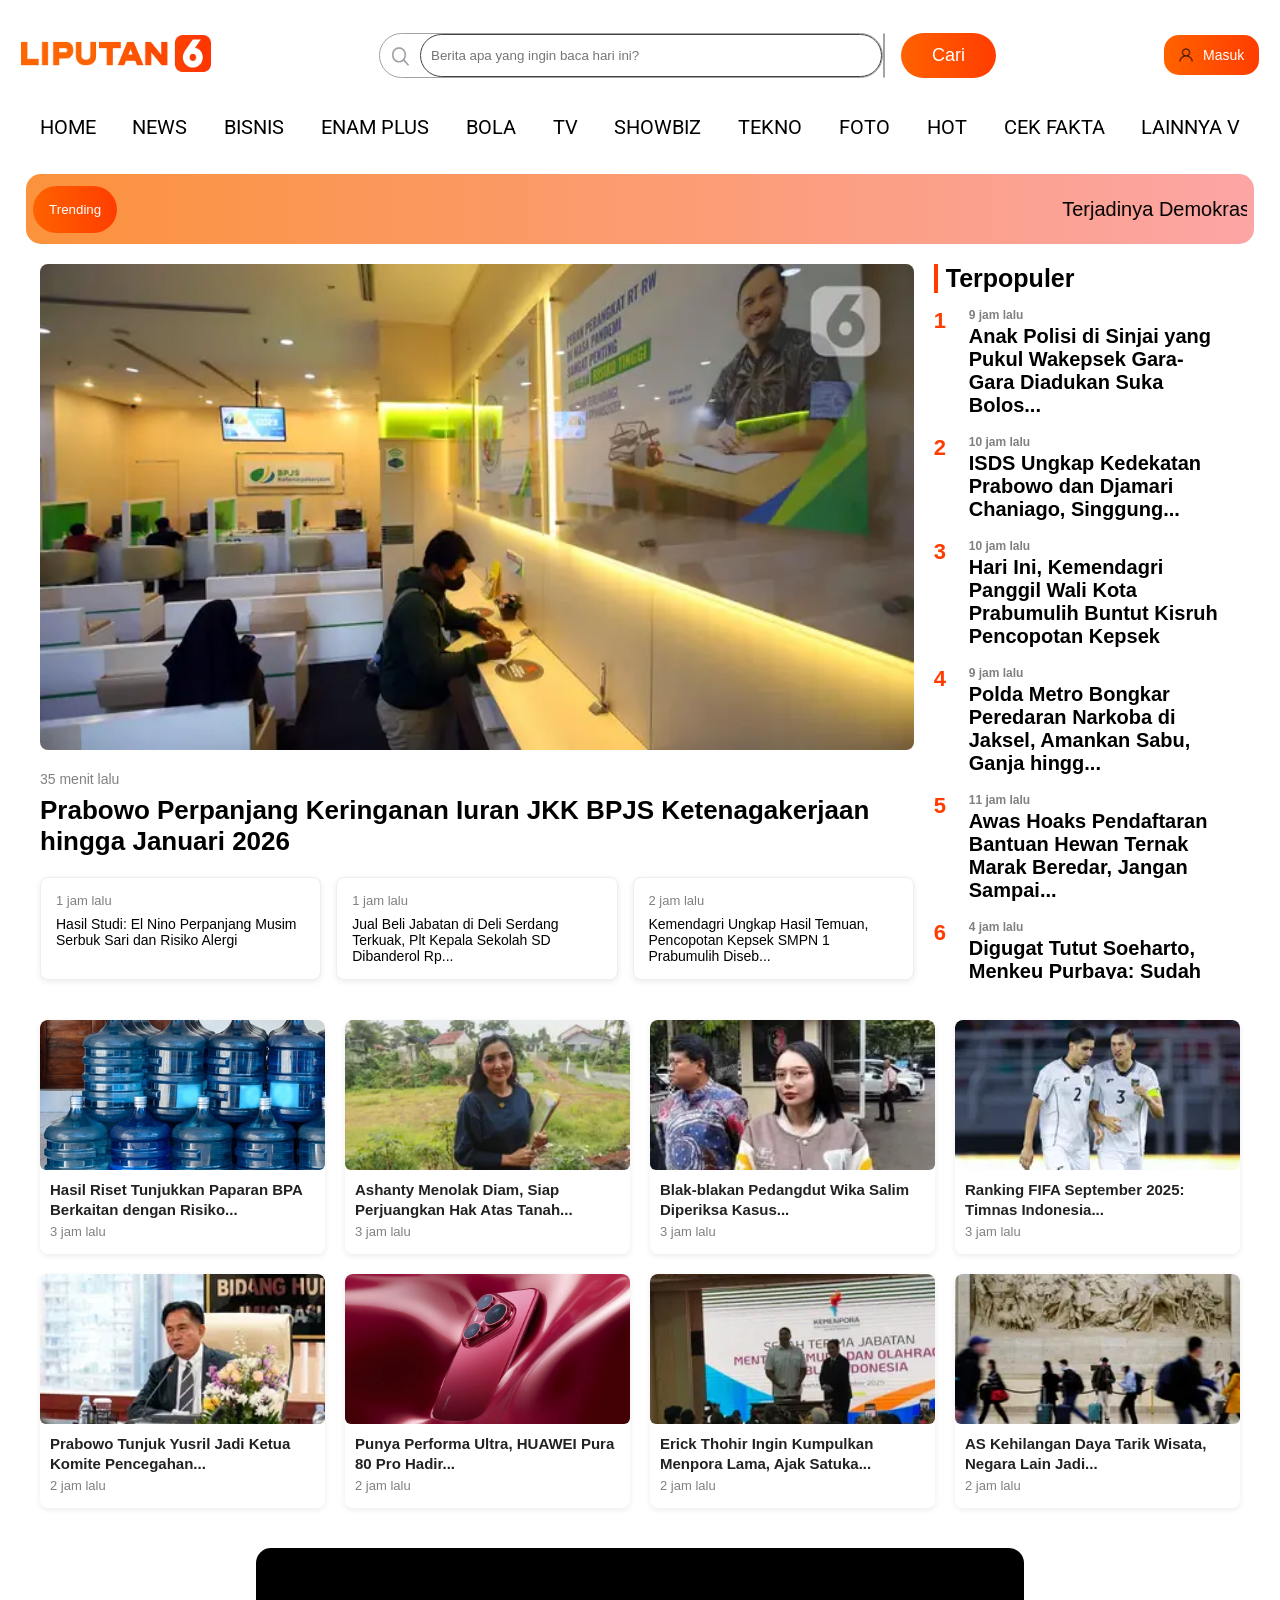
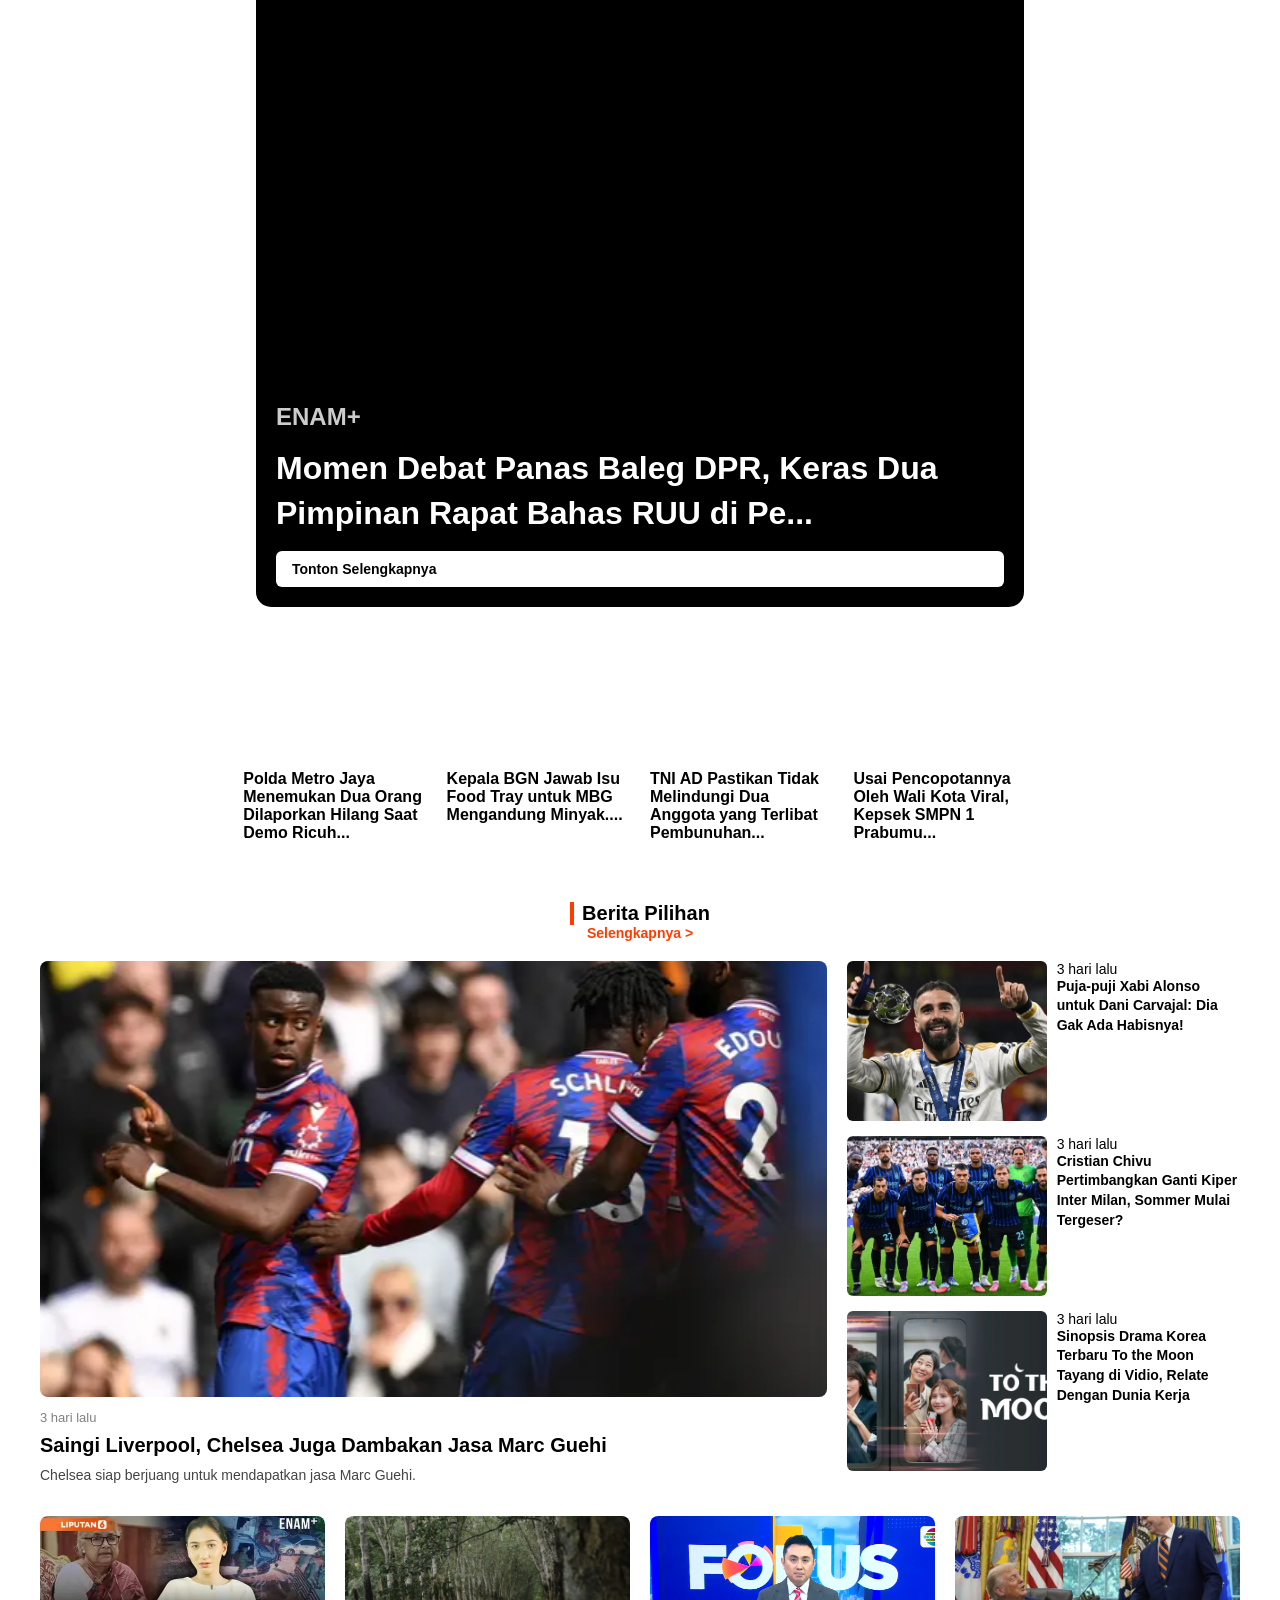
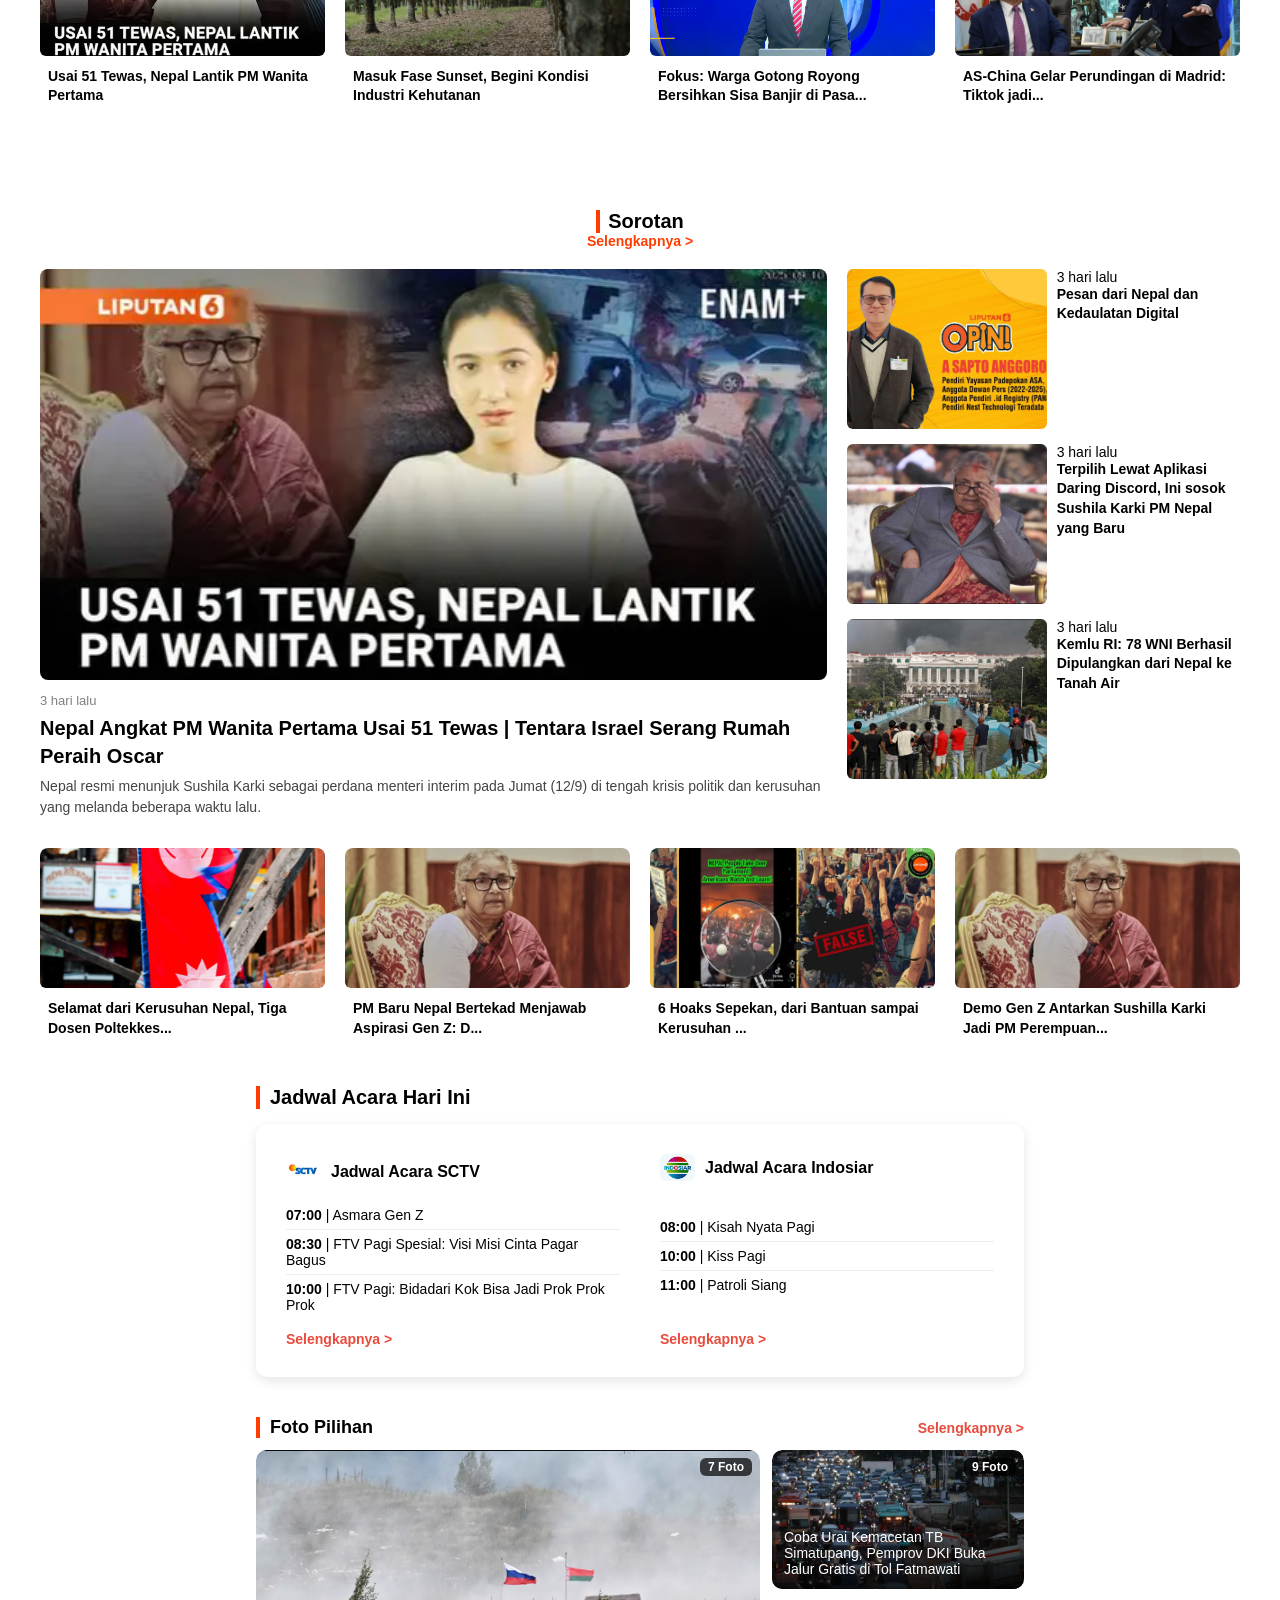
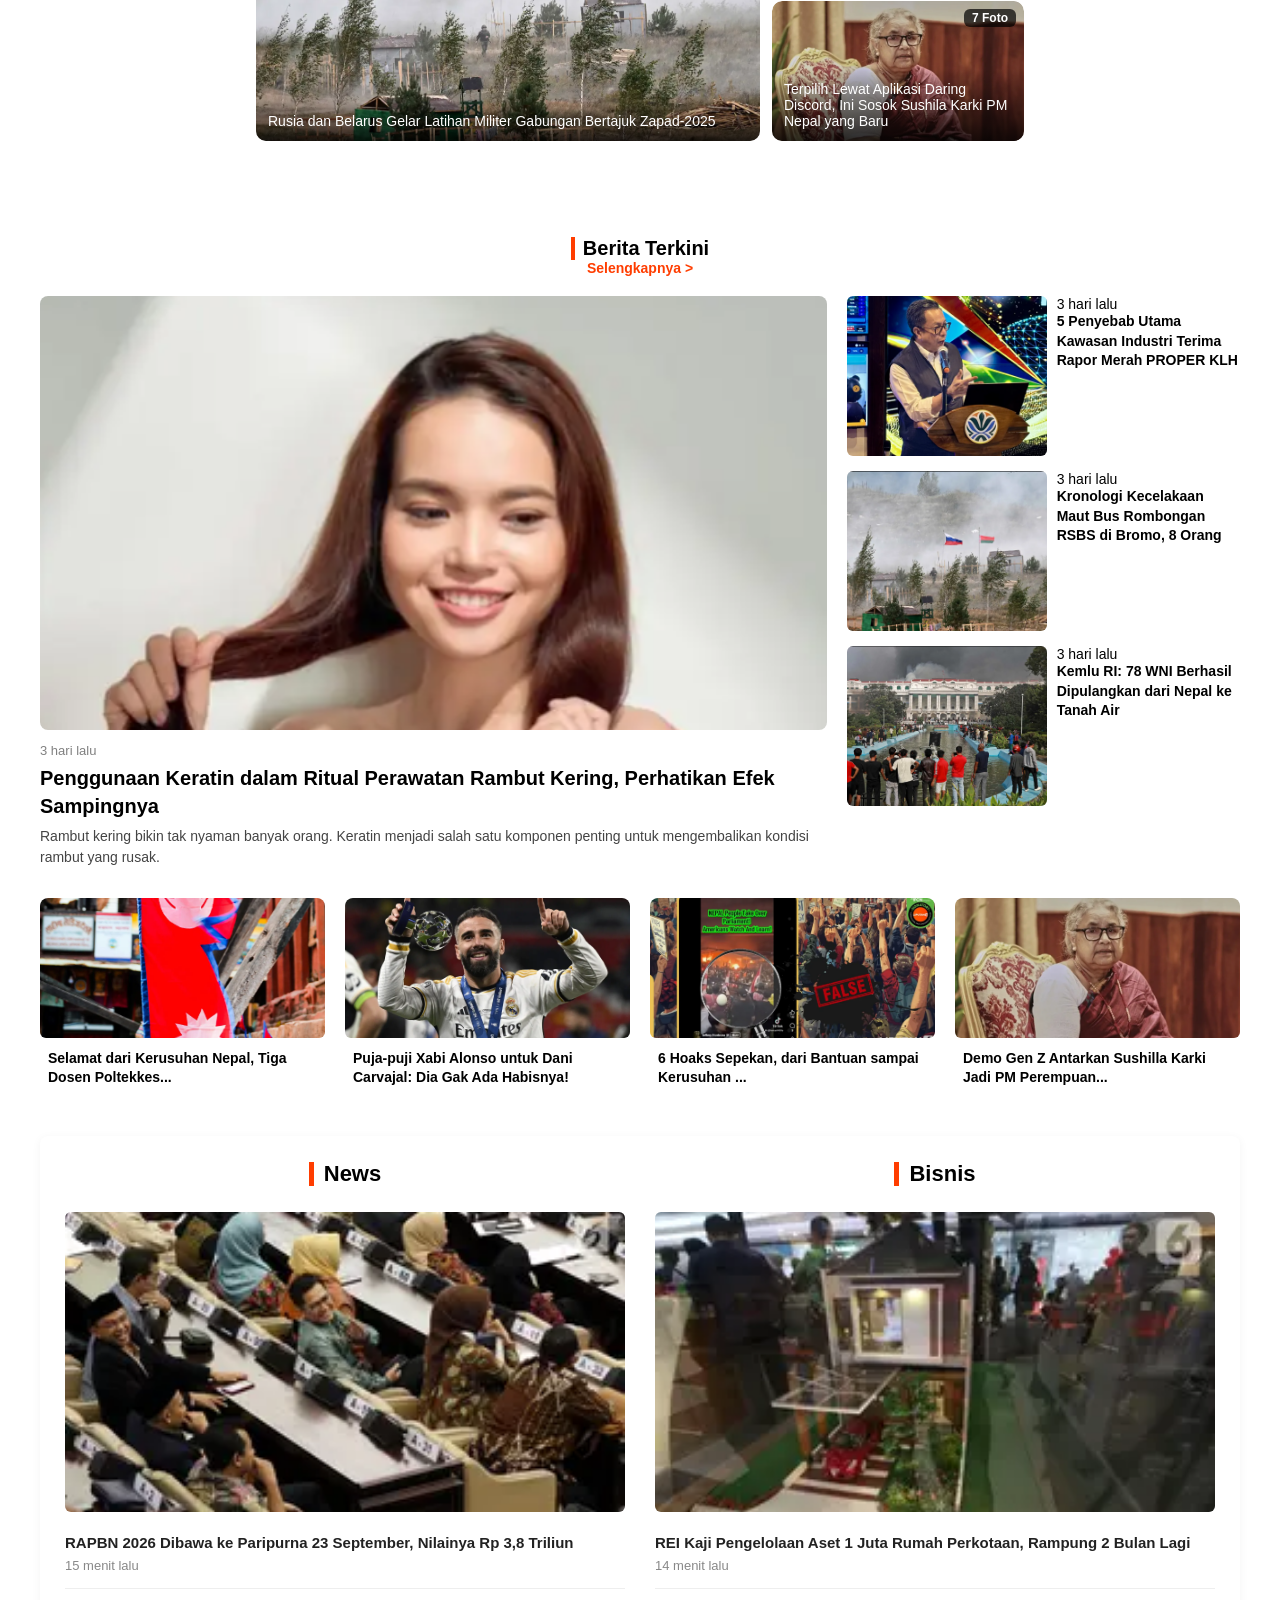
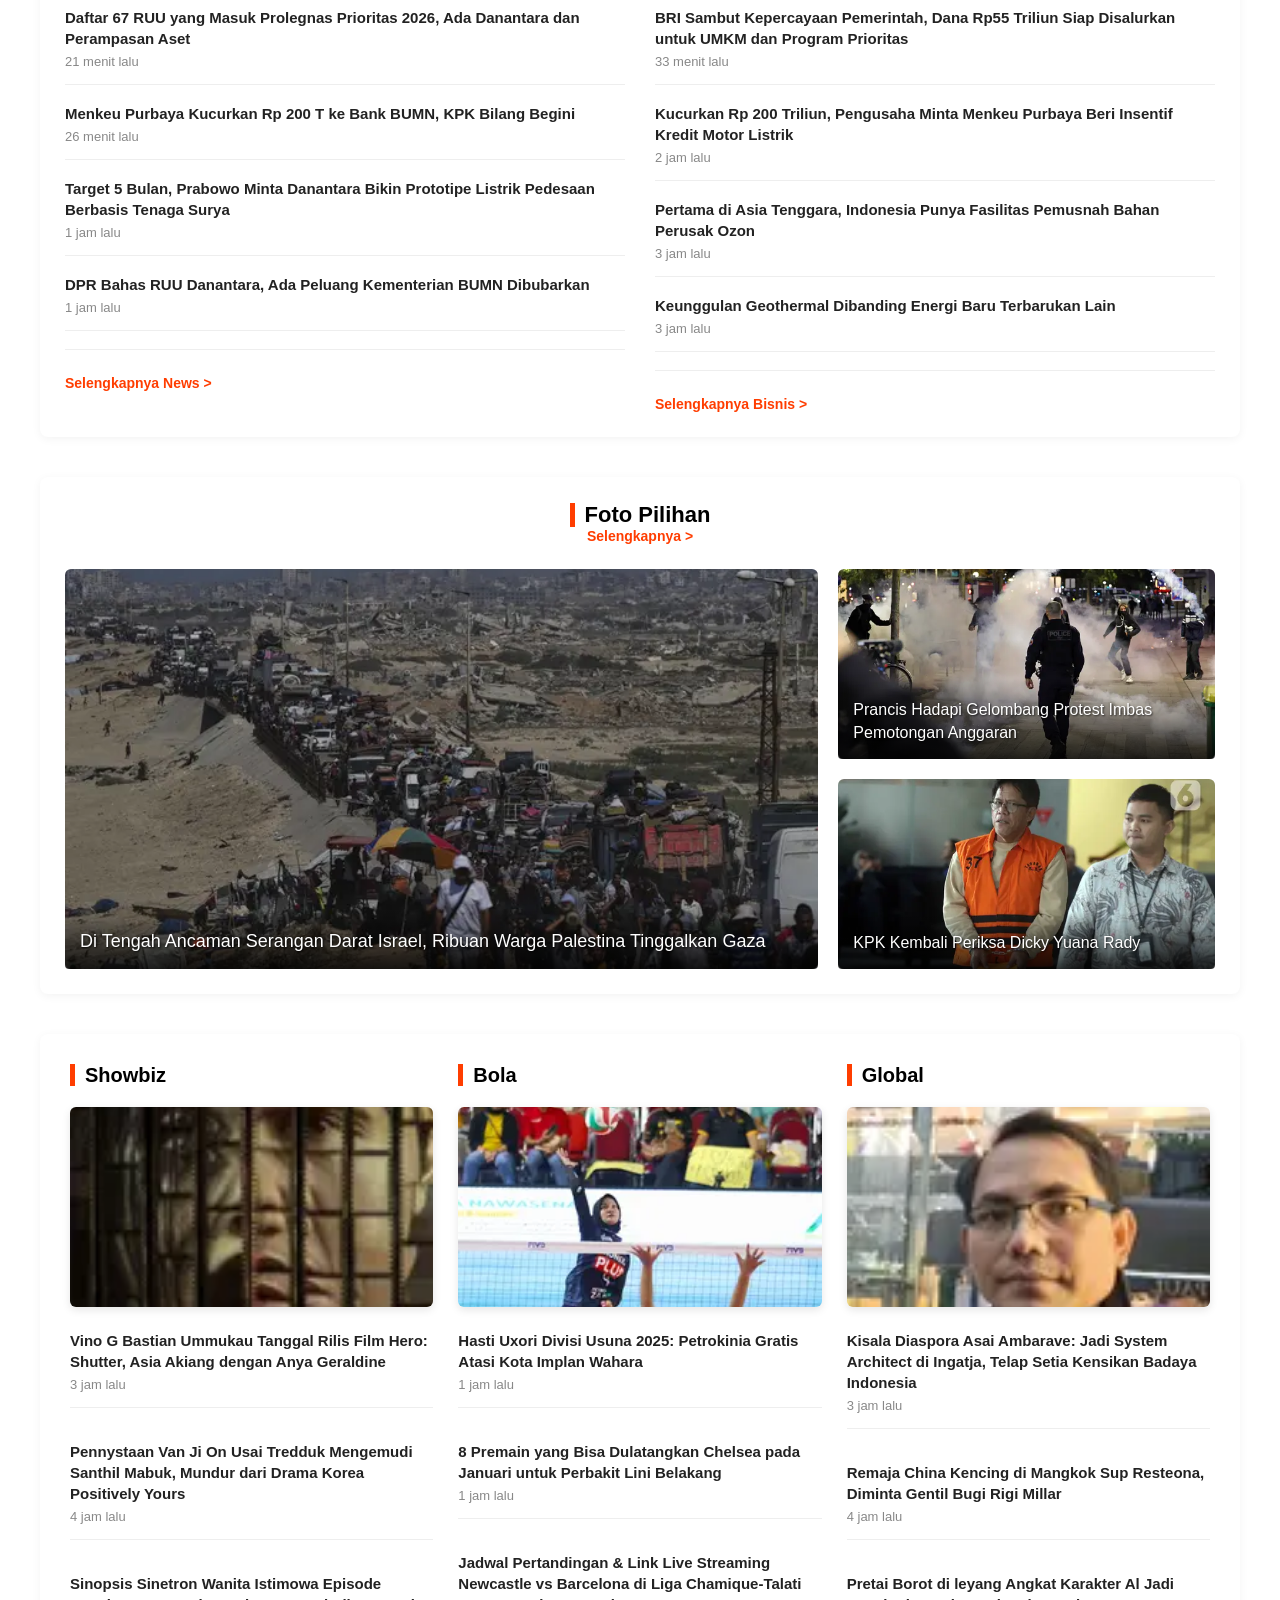
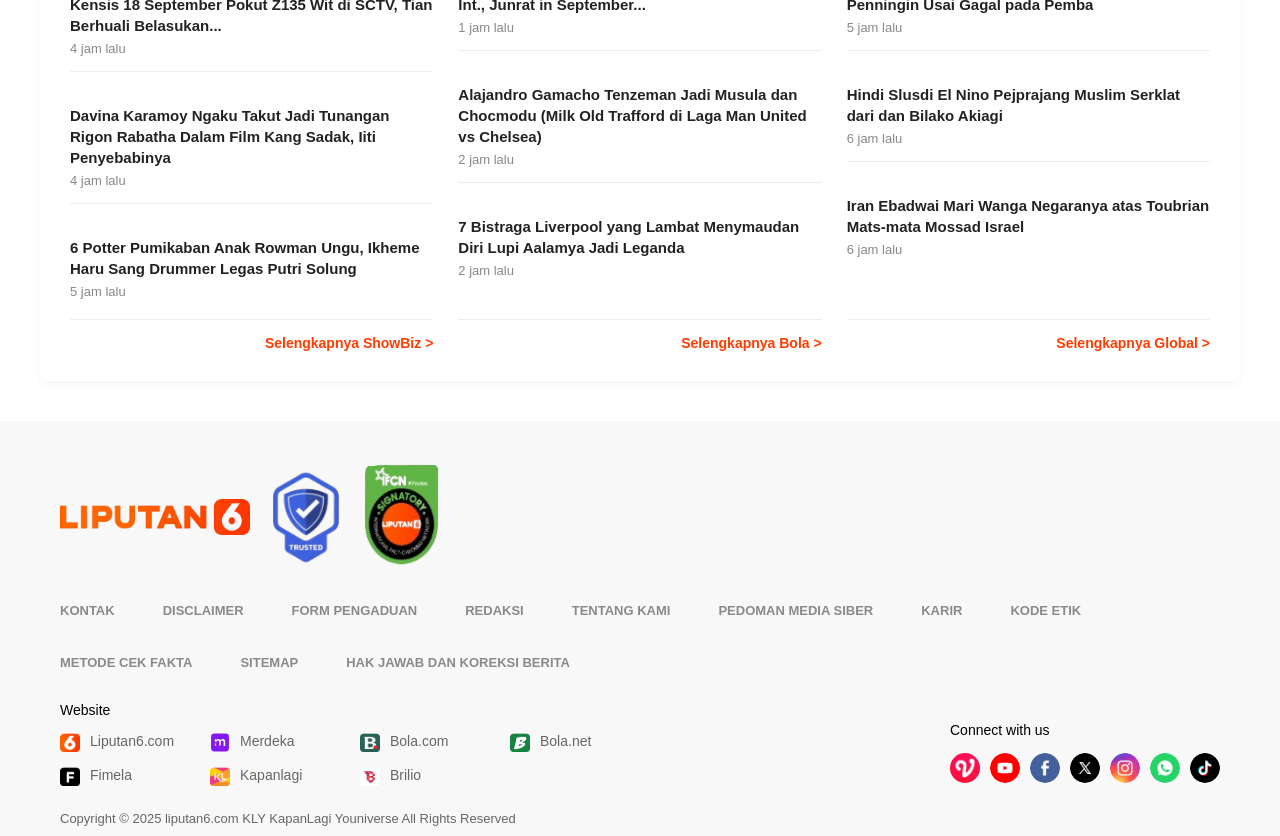
<file: index.html>
<!DOCTYPE html>
<html lang="en">
<head>
    <meta charset="UTF-8">
    <meta name="viewport" content="width=device-width, initial-scale=1.0">
    <title>Liputan6</title>
    <link rel="stylesheet" href="style.css">
    <link rel="stylesheet" href="https://cdnjs.cloudflare.com/ajax/libs/font-awesome/6.4.0/css/all.min.css">
</head>
<body>
    <header>
        <div class="div-1">
            <div class="header-logo">
            <a href="index.html"><img class="img-logo" src="asset/download__2_-removebg-preview.png" alt="logo" class=""></a>
            </div>
            <form action="">
                <div class="header-input">
                    <div>
                        <img src="asset/search.png" alt="" srcset="" class="">
                        <input type="text" placeholder="Berita apa yang ingin baca hari ini?" class="">
                    </div>
                </div>
                <div class="header-button-search">
                    <button type="button" class="">Cari</button>
                </div>
            </form>
            <div class="header-login">
                <button type="button" onclick="window.location.href=`login.html`">
                    <div>
                        <img class="img-profile" src="asset/human.png" alt="Masuk" srcset="">
                        <p class="">Masuk</p>
                    </div>
                </button>
            </div>
        </div>
        <div class="div-2">
            <ul>
                <li><a href="">HOME</a></li>
                <li><a href="">NEWS</a></li>
                <li><a href="">BISNIS</a></li>
                <li><a href="">ENAM PLUS</a></li>
                <li><a href="">BOLA</a></li>
                <li><a href="">TV</a></li>
                <li><a href="">SHOWBIZ</a></li>
                <li><a href="">TEKNO</a></li>
                <li><a href="">FOTO</a></li>
                <li><a href="">HOT</a></li>
                <li><a href="">CEK FAKTA</a></li>
                <li><a href="">LAINNYA V</a></li>
            </ul>
        </div>
    </header>
    <div class="div-trending-parent">
        <div class="div-trending">
            <button type="button">Trending</button>
            <marquee behavior="" direction="" class="marquee">Terjadinya Demokrasi pada tanggal 20 agustus 2025 yang mengakibatkan meninggal 1 orang</marquee>
        </div>
    </div>
    <!-- <div class="div-3" id="div-3">
        <div>
            <img src="asset/Screenshot 2025-09-02 121308.png" alt="" srcset="">
        </div>
        <ul>
            <li><a href="">HOME</a></li>
            <li><a href="">NEWS</a></li>
            <li><a href="">BISNIS</a></li>
            <li><a href="">HOT</a></li>
            <li><a href="">CEK FAKTA</a></li>
            <li><a href="">DEMO</a></li>
            <li><a href="">TV</a></li>
            <li><a href="">BOLA</a></li> 
            <li><a href="">LAINNYA</a></li>
        </ul>
        <h3>MASUK</h3>
    </div> -->
    <div class="container">
        <div class="main">
            <div class="headline">
                <img src="asset/027869600_1644918543-20220215-PENCAIRAN-JHT-4.webp" alt="BPJS News">
                <p class="time">35 menit lalu</p>
                <h2>Prabowo Perpanjang Keringanan Iuran JKK BPJS Ketenagakerjaan hingga Januari 2026</h2>
            </div>  
            <div class="sub-news">
                <div class="card">
                    <p class="time">1 jam lalu</p>
                    <p>Hasil Studi: El Nino Perpanjang Musim Serbuk Sari dan Risiko Alergi</p>
                </div>
                <div class="card">
                    <p class="time">1 jam lalu</p>
                    <p>Jual Beli Jabatan di Deli Serdang Terkuak, Plt Kepala Sekolah SD Dibanderol Rp...</p>
                </div>
                <div class="card">
                    <p class="time">2 jam lalu</p>
                    <p>Kemendagri Ungkap Hasil Temuan, Pencopotan Kepsek SMPN 1 Prabumulih Diseb...</p>
                </div>
            </div>
        </div>
        <div class="sidebar">
            <h3>Terpopuler</h3>
            <ol>
                <li><span>9 jam lalu</span> Anak Polisi di Sinjai yang Pukul Wakepsek Gara-Gara Diadukan Suka Bolos...</li>
                <li><span>10 jam lalu</span> ISDS Ungkap Kedekatan Prabowo dan Djamari Chaniago, Singgung...</li>
                <li><span>10 jam lalu</span> Hari Ini, Kemendagri Panggil Wali Kota Prabumulih Buntut Kisruh Pencopotan Kepsek</li>
                <li><span>9 jam lalu</span> Polda Metro Bongkar Peredaran Narkoba di Jaksel, Amankan Sabu, Ganja hingg...</li>
                <li><span>11 jam lalu</span> Awas Hoaks Pendaftaran Bantuan Hewan Ternak Marak Beredar, Jangan Sampai...</li>
                <li><span>4 jam lalu</span> Digugat Tutut Soeharto, Menkeu Purbaya: Sudah Dicabut</li>
                <li><span>8 jam lalu</span> Ratusan Siswa di Garut Keracunan Usai Konsumsi Makan Bergizi Gratis</li>
                <li><span>6 jam lalu</span> KPK Cek LHKPN Wali Kota Prabumulih, Soroti Dugaan Harta Dilaporkan Tak Sesuai...</li>
                <li><span>10 jam lalu</span> Cek Fakta: Tidak Benar Ini Link Pendaftaran Bantuan Tunai untuk Pedagang Kaki...</li>
                <li><span>7 jam lalu</span> Protes Membara di Dili, DPR Timor Leste Batalkan Proyek Mobil Dinas</li>
            </ol>
        </div>
    </div>

    <section class="grid-news">
        <div class="news-card">
            <img src="asset/10358223722664867134.jpeg" alt="News 1">
            <h4>Hasil Riset Tunjukkan Paparan BPA Berkaitan dengan Risiko...</h4>
            <p class="time">3 jam lalu</p>
        </div>
        <div class="news-card">
            <img src="asset/asha.webp" alt="News 2">
            <h4>Ashanty Menolak Diam, Siap Perjuangkan Hak Atas Tanah...</h4>
            <p class="time">3 jam lalu</p>
        </div>
        <div class="news-card">
            <img src="asset/wika.webp" alt="News 3">
            <h4>Blak-blakan Pedangdut Wika Salim Diperiksa Kasus...</h4>
            <p class="time">3 jam lalu</p>
        </div>
        <div class="news-card">
            <img src="asset/fifa.webp" alt="News 4">
            <h4>Ranking FIFA September 2025: Timnas Indonesia...</h4>
            <p class="time">3 jam lalu</p>
        </div>
        <div class="news-card">
            <img src="asset/yus.webp" alt="News 5">
            <h4>Prabowo Tunjuk Yusril Jadi Ketua Komite Pencegahan...</h4>
            <p class="time">2 jam lalu</p>
        </div>
        <div class="news-card">
            <img src="asset/huawei.jpeg" alt="News 6">
            <h4>Punya Performa Ultra, HUAWEI Pura 80 Pro Hadir...</h4>
            <p class="time">2 jam lalu</p>
        </div>
        <div class="news-card">
            <img src="asset/eri.webp" alt="News 7">
            <h4>Erick Thohir Ingin Kumpulkan Menpora Lama, Ajak Satuka...</h4>
            <p class="time">2 jam lalu</p>
        </div>
        <div class="news-card">
            <img src="asset/AS.webp" alt="News 8">
            <h4>AS Kehilangan Daya Tarik Wisata, Negara Lain Jadi...</h4>
            <p class="time">2 jam lalu</p>
        </div>
    </section>

    <section class="video-featured">
        <div class="video-left">
        <iframe src="https://www.youtube.com/embed/I60cCoDVJ3Q?si=9XQ_bNLx3wGa0oVo" 
                title="YouTube video" 
                frameborder="0" 
                allowfullscreen>
        </iframe>
        </div>
        <div class="video-right">
            <span class="video-category">ENAM+</span>
            <h3 class="video-title">Momen Debat Panas Baleg DPR, Keras Dua Pimpinan Rapat Bahas RUU di Pe...</h3>
            <a href="#" class="video-btn">Tonton Selengkapnya</a>
        </div>
    </section>

    <section class="videossection">
        <div class="videocard">
            <iframe src="https://www.youtube.com/embed/u-DQy5KIwyw?si=-DuqGZuKqwRp6Lc-" 
            title="YouTube video player" frameborder="0" 
            allow="accelerometer; autoplay; clipboard-write; encrypted-media; gyroscope; picture-in-picture; web-share" 
            referrerpolicy="strict-origin-when-cross-origin" allowfullscreen></iframe>
            <a href="#">Polda Metro Jaya Menemukan Dua Orang Dilaporkan Hilang Saat Demo Ricuh...</a>
        </div>
        <div class="videocard">
            <iframe src="https://www.youtube.com/embed/HP-cTyqpVfM?si=12vSZJ28CPFXAW0z" 
            title="YouTube video player" frameborder="0" 
            allow="accelerometer; autoplay; clipboard-write; encrypted-media; gyroscope; picture-in-picture; web-share" 
            referrerpolicy="strict-origin-when-cross-origin" allowfullscreen></iframe>
            <a href="#">Kepala BGN Jawab Isu Food Tray untuk MBG Mengandung Minyak....</a>
        </div>
        <div class="videocard">
            <iframe src="https://www.youtube.com/embed/rxLQKAEamc4?si=YlZQEEsjV8BouMEa" 
            title="YouTube video player" frameborder="0" 
            allow="accelerometer; autoplay; clipboard-write; encrypted-media; gyroscope; picture-in-picture; web-share" 
            referrerpolicy="strict-origin-when-cross-origin" allowfullscreen></iframe>
            <a href="#">TNI AD Pastikan Tidak Melindungi Dua Anggota yang Terlibat Pembunuhan...</a>
        </div>
        <div class="videocard">
            <iframe src="https://www.youtube.com/embed/xDiw7lcSumU?si=R4kWsDpvTM5iOINP" 
            title="YouTube video player" frameborder="0" 
            allow="accelerometer; autoplay; clipboard-write; encrypted-media; gyroscope; picture-in-picture; web-share" 
            referrerpolicy="strict-origin-when-cross-origin" allowfullscreen></iframe>
            <a href="#">Usai Pencopotannya Oleh Wali Kota Viral, Kepsek SMPN 1 Prabumu...</a>
        </div>
    </section>


    <section class="featured-news">
        <div class="section-header">
            <h2>Berita Pilihan</h2>
            <a href="#">Selengkapnya &gt;</a>
        </div>
        <div class="featured-grid">
        <!-- Left: Big Featured -->
            <div class="featured-left">
                <img src="asset/LiverpoolNews.png" alt="Featured News">
                <p class="time">3 hari lalu</p>
                <h3>Saingi Liverpool, Chelsea Juga Dambakan Jasa Marc Guehi</h3>
                <p class="desc">Chelsea siap berjuang untuk mendapatkan jasa Marc Guehi.</p>
            </div>
        <!-- Right: Smaller Stacked News -->
            <div class="featured-right">
                <div class="small-card">
                    <img src="asset/XabiAlonsoNews.png" alt="News">
                    <div>
                    <p class="time">3 hari lalu</p>
                    <h4>Puja-puji Xabi Alonso untuk Dani Carvajal: Dia Gak Ada Habisnya!</h4>
                    </div>
                </div>
                <div class="small-card">
                    <img src="asset/ChristianChivuNews.png" alt="News">
                    <div>
                        <p class="time">3 hari lalu</p>
                        <h4>Cristian Chivu Pertimbangkan Ganti Kiper Inter Milan, Sommer Mulai Tergeser?</h4>
                    </div>
                </div>
                <div class="small-card">
                    <img src="asset/ToTheMoonNews.png" alt="News">
                    <div>
                        <p class="time">3 hari lalu</p>
                        <h4>Sinopsis Drama Korea Terbaru To the Moon Tayang di Vidio, Relate Dengan Dunia Kerja</h4>
                    </div>
                </div>
            </div>
        </div>
        <!-- Bottom row -->
        <div class="featured-bottom">
            <div class="bottom-card">
                <img src="asset/NepalPMWanita.png" alt="News">
                <a href="#">Usai 51 Tewas, Nepal Lantik PM Wanita Pertama</a>
            </div>
            <div class="bottom-card">
                <img src="asset/KehutananNews.png" alt="News">
                <a href="#">Masuk Fase Sunset, Begini Kondisi Industri Kehutanan</a>
            </div>
            <div class="bottom-card">
                <img src="asset/WargaGotongRoyong.png" alt="News">
                <a href="#">Fokus: Warga Gotong Royong Bersihkan Sisa Banjir di Pasa...</a>
            </div>
            <div class="bottom-card">
                <img src="asset/ASChinaNews.png" alt="News">
                <a href="#">AS-China Gelar Perundingan di Madrid: Tiktok jadi...</a>
            </div>
        </div>
    </section>
    <br>


    <section class="featured-news">
        <div class="section-header">
            <h2>Sorotan</h2>
            <a href="#">Selengkapnya &gt;</a>
        </div>
        <div class="featured-grid">
                <!-- Left: Big Featured -->
                <div class="featured-left">
                <img src="asset/NepalPMWanita.png" alt="Featured News">
                <p class="time">3 hari lalu</p>
                <h3>Nepal Angkat PM Wanita Pertama Usai 51 Tewas | Tentara Israel Serang Rumah Peraih Oscar</h3>
                <p class="desc">Nepal resmi menunjuk Sushila Karki sebagai perdana menteri interim pada Jumat (12/9) di tengah krisis politik dan kerusuhan yang melanda beberapa waktu lalu.</p>
            </div>
        <!-- Right: Smaller Stacked News -->
            <div class="featured-right">
                <div class="small-card">
                    <img src="asset/PesanDariNepalimg.png" alt="News">
                    <div>
                        <p class="time">3 hari lalu</p>
                        <h4>Pesan dari Nepal dan Kedaulatan Digital</h4>
                    </div>
                </div>
                <div class="small-card">
                    <img src="asset/SushillaKarki.png" alt="News">
                    <div>
                        <p class="time">3 hari lalu</p>
                        <h4>Terpilih Lewat Aplikasi Daring Discord, Ini sosok Sushila Karki PM Nepal yang Baru</h4>
                    </div>
                </div>
                <div class="small-card">
                    <img src="asset/KemluRI78.png" alt="News">
                    <div>
                        <p class="time">3 hari lalu</p>
                        <h4>Kemlu RI: 78 WNI Berhasil Dipulangkan dari Nepal ke Tanah Air</h4>
                    </div>
                </div>
            </div>
        </div>
        <!-- Bottom row -->
        <div class="featured-bottom">
            <div class="bottom-card">
                <img src="asset/SelamatKerusuhan.png" alt="News">
                <a href="#">Selamat dari Kerusuhan Nepal, Tiga Dosen Poltekkes...</a>
            </div>
            <div class="bottom-card">
                <img src="asset/ShillaKarkilagi.png" alt="News">
                <a href="#">PM Baru Nepal Bertekad Menjawab Aspirasi Gen Z: D...</a>
            </div>
            <div class="bottom-card">
                <img src="asset/HoakSepekan.png" alt="News">
                <a href="#">6 Hoaks Sepekan, dari Bantuan sampai Kerusuhan ...</a>
            </div>
            <div class="bottom-card">
                <img src="asset/ShillaKarkilagi.png" alt="News">
                <a href="#">Demo Gen Z Antarkan Sushilla Karki Jadi PM Perempuan...</a>
            </div>
        </div>
    </section>


    <section class="schedule-section">
        <h2 class="section-title">Jadwal Acara Hari Ini</h2>
        <div class="schedule-container">
            <!-- SCTV -->
            <div class="schedule-card">
                <div class="schedule-header">
                    <img src="asset/sctvlogo.jpg" alt="SCTV">
                    <h3>Jadwal Acara SCTV</h3>
                </div>
                <ul>
                    <li><strong>07:00</strong> | Asmara Gen Z</li>
                    <li><strong>08:30</strong> | FTV Pagi Spesial: Visi Misi Cinta Pagar Bagus</li>
                    <li><strong>10:00</strong> | FTV Pagi: Bidadari Kok Bisa Jadi Prok Prok Prok</li>
                </ul>
                <a href="#" class="schedule-link">Selengkapnya ></a>
            </div>
        <!-- Indosiar -->
            <div class="schedule-card">
                <div class="schedule-header">
                    <img src="asset/indosiarlogo.jpg" alt="Indosiar">
                    <h3>Jadwal Acara Indosiar</h3>
                </div>
                <ul>
                    <li><strong>08:00</strong> | Kisah Nyata Pagi</li>
                    <li><strong>10:00</strong> | Kiss Pagi</li>
                    <li><strong>11:00</strong> | Patroli Siang</li>
                </ul>
                <a href="#" class="schedule-link">Selengkapnya ></a>
            </div>
        </div>
    </section>

    <section class="photo-section">
        <div class="photo-header">
            <h2>Foto Pilihan</h2>
            <a href="#" class="photo-more">Selengkapnya ></a>
        </div>
        <div class="photo-grid">
            <!-- Left Big Photo -->
            <div class="photo-item big">
                <img src="asset/RusiaNBelarus.png" alt="Big Photo">
                <span class="badge">7 Foto</span>
                <p class="photo-caption">Rusia dan Belarus Gelar Latihan Militer Gabungan Bertajuk Zapad-2025</p>
            </div>
            <!-- Right Top Small -->
            <div class="photo-item small">
                <img src="asset/MacetTBS.png" alt="Small Photo 1">
                <span class="badge">9 Foto</span>
                <p class="photo-caption">Coba Urai Kemacetan TB Simatupang, Pemprov DKI Buka Jalur Gratis di Tol Fatmawati</p>
            </div>
            <!-- Right Bottom Small -->
            <div class="photo-item small">
                <img src="asset/ShillaKarkilagi.png" alt="Small Photo 2">
                <span class="badge">7 Foto</span>
                <p class="photo-caption">Terpilih Lewat Aplikasi Daring Discord, Ini Sosok Sushila Karki PM Nepal yang Baru</p>
            </div>
        </div>
    </section>
    <br>

    <section class="featured-news">
        <div class="section-header">
            <h2>Berita Terkini</h2>
            <a href="#">Selengkapnya &gt;</a>
        </div>
        <div class="featured-grid">
            <!-- Left: Big Featured -->
            <div class="featured-left">
                <img src="asset/rAMBUTimg.png" alt="Featured News">
                <p class="time">3 hari lalu</p>
                <h3>Penggunaan Keratin dalam Ritual Perawatan Rambut Kering, Perhatikan Efek Sampingnya</h3>
                <p class="desc">Rambut kering bikin tak nyaman banyak orang. Keratin menjadi salah satu komponen penting untuk mengembalikan kondisi rambut yang rusak.</p>
            </div>
            <!-- Right: Smaller Stacked News -->
            <div class="featured-right">
                <div class="small-card">
                    <img src="asset/KLH.png" alt="News">
                    <div>
                        <p class="time">3 hari lalu</p>
                        <h4>5 Penyebab Utama Kawasan Industri Terima Rapor Merah PROPER KLH</h4>
                    </div>
                </div>
                <div class="small-card">
                    <img src="asset/RusiaNBelarus.png" alt="News">
                    <div>
                        <p class="time">3 hari lalu</p>
                        <h4>Kronologi Kecelakaan Maut Bus Rombongan RSBS di Bromo, 8 Orang</h4>
                    </div>
                </div>
            <div class="small-card">
                <img src="asset/KemluRI78.png" alt="News">
                <div>
                    <p class="time">3 hari lalu</p>
                    <h4>Kemlu RI: 78 WNI Berhasil Dipulangkan dari Nepal ke Tanah Air</h4>
                </div>
            </div>
            </div>
        </div>
        <!-- Bottom row -->
        <div class="featured-bottom">
            <div class="bottom-card">
                <img src="asset/SelamatKerusuhan.png" alt="News">
                <a href="#">Selamat dari Kerusuhan Nepal, Tiga Dosen Poltekkes...</a>
            </div>
            <div class="bottom-card">
                <img src="asset/XabiAlonsoNews.png" alt="News">
                <a href="#">Puja-puji Xabi Alonso untuk Dani Carvajal: Dia Gak Ada Habisnya!</a>
            </div>
            <div class="bottom-card">
                <img src="asset/HoakSepekan.png" alt="News">
                <a href="#">6 Hoaks Sepekan, dari Bantuan sampai Kerusuhan ...</a>
            </div>
            <div class="bottom-card">
                <img src="asset/ShillaKarkilagi.png" alt="News">
                <a href="#">Demo Gen Z Antarkan Sushilla Karki Jadi PM Perempuan...</a>
            </div>
        </div>
    </section>

    <!-- Owen -->

    <section class="news-bisnis-section">
    <div class="news-bisnis-container">
        <div class="news-column">
            <div class="section-header">
                <h3>News</h3>
                <img src="asset/014424600_1569998812-20191002-Sidang-Paripurna-Ke-2-MPR-TALLO-3.webp" alt="News Header" class="header-image">
            </div>
            <div class="news-item">
                <p class="news-title">RAPBN 2026 Dibawa ke Paripurna 23 September, Nilainya Rp 3,8 Triliun</p>
                <p class="news-time">15 menit lalu</p>
            </div>
            <div class="news-item">
                <p class="news-title">Daftar 67 RUU yang Masuk Prolegnas Prioritas 2026, Ada Danantara dan Perampasan Aset</p>
                <p class="news-time">21 menit lalu</p>
            </div>
            <div class="news-item">
                <p class="news-title">Menkeu Purbaya Kucurkan Rp 200 T ke Bank BUMN, KPK Bilang Begini</p>
                <p class="news-time">26 menit lalu</p>
            </div>
            <div class="news-item">
                <p class="news-title">Target 5 Bulan, Prabowo Minta Danantara Bikin Prototipe Listrik Pedesaan Berbasis Tenaga Surya</p>
                <p class="news-time">1 jam lalu</p>
            </div>
            <div class="news-item">
                <p class="news-title">DPR Bahas RUU Danantara, Ada Peluang Kementerian BUMN Dibubarkan</p>
                <p class="news-time">1 jam lalu</p>
            </div>
            <div class="news-divider"></div>
            <a href="#" class="more-link">Selengkapnya News ></a>
        </div>
        
        <div class="bisnis-column">
            <div class="section-header">
                <h3>Bisnis</h3>
                <img src="asset/000412300_1573559498-20191112-Gelar-Mandiri-Fiesta-Expo-ANGGA-6.webp" alt="Bisnis Header" class="header-image">
            </div>
            <div class="news-item">
                <p class="news-title">REI Kaji Pengelolaan Aset 1 Juta Rumah Perkotaan, Rampung 2 Bulan Lagi</p>
                <p class="news-time">14 menit lalu</p>
            </div>
            <div class="news-item">
                <p class="news-title">BRI Sambut Kepercayaan Pemerintah, Dana Rp55 Triliun Siap Disalurkan untuk UMKM dan Program Prioritas</p>
                <p class="news-time">33 menit lalu</p>
            </div>
            <div class="news-item">
                <p class="news-title">Kucurkan Rp 200 Triliun, Pengusaha Minta Menkeu Purbaya Beri Insentif Kredit Motor Listrik</p>
                <p class="news-time">2 jam lalu</p>
            </div>
            <div class="news-item">
                <p class="news-title">Pertama di Asia Tenggara, Indonesia Punya Fasilitas Pemusnah Bahan Perusak Ozon</p>
                <p class="news-time">3 jam lalu</p>
            </div>
            <div class="news-item">
                <p class="news-title">Keunggulan Geothermal Dibanding Energi Baru Terbarukan Lain</p>
                <p class="news-time">3 jam lalu</p>
            </div>
            <div class="news-divider"></div>
            <a href="#" class="more-link">Selengkapnya Bisnis ></a>
        </div>
    </div>
</section>

<section class="featured-photos-section">
    <div class="featured-photos-container">
        <div class="section-header">
            <h3>Foto Pilihan</h3>
            <a href="#" class="view-all">Selengkapnya ></a>
        </div>
        <div class="photos-grid">
            <div class="main-photo">
                <div class="photo-card">
                    <div class="image-container">
                        <img src="asset/gaza.webp" alt="Pengungsi Gaza">
                        <div class="overlay-caption">
                            <h4>Di Tengah Ancaman Serangan Darat Israel, Ribuan Warga Palestina Tinggalkan Gaza</h4>
                        </div>
                    </div>
                </div>
            </div>
            <div class="side-photos">
                <div class="photo-card">
                    <div class="image-container">
                        <img src="asset/prancis.webp" alt="Protes Prancis">
                        <div class="overlay-caption">
                            <h4>Prancis Hadapi Gelombang Protest Imbas Pemotongan Anggaran</h4>
                        </div>
                    </div>
                </div>
                <div class="photo-card">
                    <div class="image-container">
                        <img src="asset/kpk.webp" alt="KPK">
                        <div class="overlay-caption">
                            <h4>KPK Kembali Periksa Dicky Yuana Rady</h4>
                        </div>
                    </div>
                </div>
            </div>
        </div>
    </div>
</section> 

<!-- Tambahkan kode ini di lokasi yang diinginkan -->
<section class="category-section">
    <div class="category-container">
        <!-- ShowBiz Column -->
        <div class="category-column">
            <div class="category-header">
                <h3>Showbiz</h3>
            </div>
            <div class="category-image">
                <img src="asset/vino.webp" alt="ShowBiz">
            </div>
            <div class="news-list">
                <div class="news-item">
                    <h4 class="news-title">Vino G Bastian Ummukau Tanggal Rilis Film Hero: Shutter, Asia Akiang dengan Anya Geraldine</h4>
                    <p class="news-time">3 jam lalu</p>
                </div>
                <div class="news-item">
                    <h4 class="news-title">Pennystaan Van Ji On Usai Tredduk Mengemudi Santhil Mabuk, Mundur dari Drama Korea Positively Yours</h4>
                    <p class="news-time">4 jam lalu</p>
                </div>
                <div class="news-item">
                    <h4 class="news-title">Sinopsis Sinetron Wanita Istimowa Episode Kensis 18 September Pokut Z135 Wit di SCTV, Tian Berhuali Belasukan...</h4>
                    <p class="news-time">4 jam lalu</p>
                </div>
                <div class="news-item">
                    <h4 class="news-title">Davina Karamoy Ngaku Takut Jadi Tunangan Rigon Rabatha Dalam Film Kang Sadak, Iiti Penyebabinya</h4>
                    <p class="news-time">4 jam lalu</p>
                </div>
                <div class="news-item">
                    <h4 class="news-title">6 Potter Pumikaban Anak Rowman Ungu, Ikheme Haru Sang Drummer Legas Putri Solung</h4>
                    <p class="news-time">5 jam lalu</p>
                </div>
            </div>
            <div class="category-footer">
                <a href="#" class="category-view-all">Selengkapnya ShowBiz ></a>
            </div>
        </div>

        <!-- Bola Column -->
        <div class="category-column">
            <div class="category-header">
                <h3>Bola</h3>
            </div>
            <div class="category-image">
                <img src="asset/voli.webp" alt="Bola">
            </div>
            <div class="news-list">
                <div class="news-item">
                    <h4 class="news-title">Hasti Uxori Divisi Usuna 2025: Petrokinia Gratis Atasi Kota Implan Wahara</h4>
                    <p class="news-time">1 jam lalu</p>
                </div>
                <div class="news-item">
                    <h4 class="news-title">8 Premain yang Bisa Dulatangkan Chelsea pada Januari untuk Perbakit Lini Belakang</h4>
                    <p class="news-time">1 jam lalu</p>
                </div>
                <div class="news-item">
                    <h4 class="news-title">Jadwal Pertandingan & Link Live Streaming Newcastle vs Barcelona di Liga Chamique-Talati Int., Junrat in September...</h4>
                    <p class="news-time">1 jam lalu</p>
                </div>
                <div class="news-item">
                    <h4 class="news-title">Alajandro Gamacho Tenzeman Jadi Musula dan Chocmodu (Milk Old Trafford di Laga Man United vs Chelsea)</h4>
                    <p class="news-time">2 jam lalu</p>
                </div>
                <div class="news-item">
                    <h4 class="news-title">7 Bistraga Liverpool yang Lambat Menymaudan Diri Lupi Aalamya Jadi Leganda</h4>
                    <p class="news-time">2 jam lalu</p>
                </div>
            </div>
            <div class="category-footer">
                <a href="#" class="category-view-all">Selengkapnya Bola ></a>
            </div>
        </div>

        <!-- Global Column -->
        <div class="category-column">
            <div class="category-header">
                <h3>Global</h3>
            </div>
            <div class="category-image">
                <img src="asset/ambarawa.webp" alt="Global">
            </div>
            <div class="news-list">
                <div class="news-item">
                    <h4 class="news-title">Kisala Diaspora Asai Ambarave: Jadi System Architect di Ingatja, Telap Setia Kensikan Badaya Indonesia</h4>
                    <p class="news-time">3 jam lalu</p>
                </div>
                <div class="news-item">
                    <h4 class="news-title">Remaja China Kencing di Mangkok Sup Resteona, Diminta Gentil Bugi Rigi Millar</h4>
                    <p class="news-time">4 jam lalu</p>
                </div>
                <div class="news-item">
                    <h4 class="news-title">Pretai Borot di leyang Angkat Karakter Al Jadi Penningin Usai Gagal pada Pemba</h4>
                    <p class="news-time">5 jam lalu</p>
                </div>
                <div class="news-item">
                    <h4 class="news-title">Hindi Slusdi El Nino Pejprajang Muslim Serklat dari dan Bilako Akiagi</h4>
                    <p class="news-time">6 jam lalu</p>
                </div>
                <div class="news-item">
                    <h4 class="news-title">Iran Ebadwai Mari Wanga Negaranya atas Toubrian Mats-mata Mossad Israel</h4>
                    <p class="news-time">6 jam lalu</p>
                </div>
            </div>
            <div class="category-footer">
                <a href="#" class="category-view-all">Selengkapnya Global ></a>
            </div>
        </div>
    </div>
</section>

    <footer>
        <div class="container-footer">
            <div class="footer">
                <div class="brand-logo">
                    <img src="asset/download__2_-removebg-preview.png" alt="" class="Liputan6" />
                    <img src="asset/Screenshot_2025-08-29_135335-removebg-preview.png" alt="IFCN logo" />
                    <img src="asset/Screenshot_2025-08-29_135347-removebg-preview.png" alt="Liputan6 fact checker" />
                </div>
                <div class="footer-links">
                    <div class="div-links">
                        <ul>
                            <li><a href="#">KONTAK</a></li>
                            <li><a href="#">DISCLAIMER</a></li>
                            <li><a href="#">FORM PENGADUAN</a></li>
                            <li><a href="#">REDAKSI</a></li>
                            <li><a href="#">TENTANG KAMI</a></li>
                            <li><a href="#">PEDOMAN MEDIA SIBER</a></li>
                            <li><a href="#">KARIR</a></li>
                            <li><a href="#">KODE ETIK</a></li>
                            <li><a href="#">METODE CEK FAKTA</a></li>
                            <li><a href="#">SITEMAP</a></li>
                            <li><a href="#">HAK JAWAB DAN KOREKSI BERITA</a></li>
                        </ul>
                    </div>
                </div>
                <div class="footer-mid">
                    <div class="footer-mid-1">
                        <span>Website</span>
                        <div class="footer-mid-1-1">
                            <ul>
                                <li><img src="[data-uri]" alt="Image Gone"> <a href="#">Liputan6.com</a></li>
                                <li><img src="[data-uri]" alt="Image Gone"> <a href="#">Fimela</a></li>
                            </ul>
                            <ul>
                                <li><img src="[data-uri]" alt="Image Gone"><a href="">Merdeka</a></li>
                                <li><img src="[data-uri]" alt="Image Gone"> <a href="#">Kapanlagi</a></li>
                            </ul>
                            <ul>
                                <li><img src="[data-uri]" alt="Image Gone"><a href="#">Bola.com</a></li>
                                <li><img src="[data-uri]" alt="Image Gone"><a href="#">Brilio</a></li>
                            </ul>
                            <ul>
                                <li><img src="[data-uri]" alt="Image Gone"></span> <a href="#">Bola.net</a></li>
                            </ul>
                        </div>
                    </div>
                    <div class="footer-mid-2">
                        <span>Connect with us</span>
                        <ul>
                            <li><a href=""><img src="[data-uri]" alt="Image Gone"></a></li>
                            <li><a href=""><img src="[data-uri]" alt="Image Gone"></a></li>
                            <li><a href=""><img src="[data-uri]" alt="Image Gone"></a></li>
                            <li><a href=""><img src="[data-uri]" alt="Image Gone"></a></li>
                            <li><a href=""><img src="[data-uri]" alt="Image Gone"></a></li>
                            <li><a href=""><img src="[data-uri]" alt="Image Gone"></a></li>
                            <li><a href=""><img src="[data-uri]" alt="Image Gone"></a></li>
                        </ul>
                    </div>
                </div>
            <div class="footer-bottom">
                <p>Copyright © 2025 liputan6.com KLY KapanLagi Youniverse All Rights Reserved</p>
            </div>
        </div>
    </footer>
    <script src="script.js"></script>
</body>
</html>
</file>
<file: style.css>
@import url('https://fonts.googleapis.com/css2?family=Roboto:wght@400;500;700&display=swap');
body
{
    margin: 0;
    padding: 0;
    font-family: Arial, Helvetica, sans-serif;
}
/* Reset dan dasar */
* {
    margin: 0;
    padding: 0;
}

button{
    cursor: pointer;
}

body {
    font-family: Arial, sans-serif;
    font-size: 14px;
    color: #000;
    background-color: #fff;
}

/*Start Navbar */

.div-1{
    display: flex;
    justify-content: center;
    align-items: center;
    gap: 10.5rem;
    margin-top: 30px;
}

@media (max-width: 1000px)
{
    .div-1{
        flex-direction: column;
        gap: 1.5rem;
    }
}

.header-logo{
    width: 190px;
    height: 50px;
    display: flex;
    align-items: center;
}

.header-logo img{
    max-width: 100%;
}

.div-1 form{
    display: flex;
    gap: 1rem;
}

.header-input{
    display: flex;
}


.header-input div{
    display: flex;
    border: 0.1px solid rgb(163, 163, 163);
    border-radius: 30px;
}

.header-input div img{
    width: 20px;
    margin: 10px;
}

.header-input div input{
    width: 450px;
    border-radius: 30px;
    outline: none;
    border: 0.1px solid rgb(65, 65, 65);
    transition: all 0.3s ease;
    padding-left: 10px;
}

.header-input div input:focus{
    border: 3px solid  #ff3d00;
}

.header-button-search button{
    width: 95px;
    height: 45px;
    border-radius: 30px;
    background: linear-gradient(to right, #ff6200, #ff3d00);
    border: none;
    color: white;
    font-size: 18px;
    transition: all 0.5s ease;
}


.header-button-search button:hover{
    background: linear-gradient(to right, #E57373, #FFB74D);
    color: black;
}

.header-login button{
    width: 95px;
    height: 40px;
    border-radius: 15px;
    background: linear-gradient(to right, #ff6200, #ff3d00);
    border: none;
    color: white;
    font-size: 20px;
    transition: all 0.5s ease;
}

.header-login button p {
    font-size: 14px;
}

.header-login button:hover{
    background: linear-gradient(to right, #E57373, #FFB74D);
    color: black;
}

.header-login button div {
    display: flex;
    justify-content: center;
    align-items: center;
    font-size: 20px;
}

.header-login button div img{
    width: 15%;
    margin-right: 10px;
}

.div-2{
    overflow-x: auto;   /* aktifkan scroll horizontal */
    white-space: nowrap;
    margin: 0px 26px;
}

.div-2 ul{
    margin-top: 35px;
    margin-bottom: 35px;
    display: flex;
    justify-content: center;
    align-items: center;
    list-style: none;
    gap: 2.3rem;
    font-size: 20px;
}

.div-2 ul a{
    transition: all 0.2s ease;
    text-decoration: none;
    color: black;
}

.div-2 ul a:hover{
    color: #ff3d00;
    font-size: 31px;
}

.div-2 ul a.active {
    color: #ff3d00;
    font-weight: bold;
}


.input-1{
    background-color: rgb(243, 243, 243);
    border: 1px black solid;
    border-radius: 50px;
    width: 820px;
}
/* End Navbar */


/* Start Marque */

.div-trending-parent{
    display: flex;
    justify-content: center;
}

.div-trending{
    background: linear-gradient(to right, #fb923c, #fca5a5);
    display: flex;
    justify-content: center;
    align-items: center;
    width: 100%;          
    max-width: 1250px; 
    margin: 0 26px;
    height: 70px;
    border-radius: 15px;
}

.div-trending .marquee{
    width: 92%;
    font-size: 20px;
}

.div-trending .marquee{
    max-width: 100%;
}

.div-trending button {
    padding: 16px;
    border-radius: 30px;
    background: linear-gradient(to right, #ff6200, #ff3d00);
    border: none;
    color: white;
      transition: all 0.5s ease; /* animasi halus utk hover */
}

.div-trending button:hover {
    background: linear-gradient(to right, #E57373, #FFB74D);
    color: rgb(0, 0, 0);
}

/* End Marque */

/* .div-3
{
    top: -190px;
    position: fixed;
    display: flex;
    width: 62%;
    height: 70px;
    justify-content: center;
    align-items: center;
    background: linear-gradient(to right,  #ff7e5f, #ffbd8a);
    transform: translateX(32%);
    border-bottom-right-radius: 20px;
    border-bottom-left-radius: 20px;
    transition: 0.5s ease-in;
}

.div-3.show
{
    top: 0;
}

.div-3 ul
{
    display: flex;
    justify-content: center;
    gap: 1rem;
    padding-right: 470px;
    list-style: none;
}

.div-3 li a
{
    text-decoration: none;
    color: white;
}

.div-3 img
{
    margin-right: 50px;
    border-radius: 10px;
}

.div-3 h3
{
    color: white;
} */

/* ========================
    MAIN CONTENT & SIDEBAR
   ======================== */
.container {
    display: flex;
    justify-content: space-between;
    max-width: 1200px;
    margin: 20px auto;
    gap: 20px;
    padding: 0 20px;
}

/* Main Content */
.main {
    flex: 3;
}

.headline img {
    width: 100%;
    border-radius: 8px;
    margin-bottom: 10px;
}

.headline .time {
    color: gray;
    font-size: 14px;
    margin: 8px 0;
}

.headline h2 {
    font-size: 26px;
    font-weight: bold;
    margin-bottom: 20px;
}

/* Sub News */
.sub-news {
    display: grid;
    grid-template-columns: repeat(auto-fit, minmax(250px, 1fr));
    gap: 15px;
    margin-top: 20px;
}

.sub-news .card {
    background: #fff;
    border: 1px solid #eee;
    border-radius: 8px;
    padding: 15px;
    box-shadow: 0 2px 6px rgba(0, 0, 0, 0.08);
    transition: transform 0.2s ease, box-shadow 0.2s ease;
}

.sub-news .card:hover {
    transform: translateY(-3px);
    box-shadow: 0 4px 12px rgba(0, 0, 0, 0.12);
}

.sub-news .card .time {
    color: gray;
    font-size: 13px;
    margin-bottom: 8px;
}

/* Sidebar */
.sidebar {
    flex: 1;
    max-height: 715px;
    overflow-y: auto;
    /* scrollbar-width: none; */
    -ms-overflow-style: none;
    padding-right: 15px;
}

.sidebar::-webkit-scrollbar {
    display: none;
}

.sidebar h3 {
    font-size: 25px;
    font-weight: bold;
    margin-bottom: 15px;
    border-left: 4px solid #ff3d00;
    padding-left: 8px;
}

.sidebar ol {
    list-style: none;
    counter-reset: item;
}

.sidebar li {
    margin-bottom: 18px;
    font-size: 20px;
    font-weight: bold;
    position: relative;
    padding-left: 35px;
    transition: color 0.2s ease;
    cursor: pointer;
}

.sidebar li:hover {
    color: #ff3d00;
}

.sidebar li::before {
    counter-increment: item;
    content: counter(item);
    position: absolute;
    left: 0;
    top: 0;
    font-size: 22px;
    font-weight: bold;
    color: #ff3d00;
}

.sidebar li span {
    display: block;
    color: gray;
    font-size: 12px;
    margin-bottom: 3px;
}

/* ========================
    GRID NEWS SECTION
======================== */
.grid-news {
    max-width: 1200px;
    margin: 40px auto;
    display: grid;
    grid-template-columns: repeat(auto-fill, minmax(250px, 1fr));
    gap: 20px;
    padding: 0 20px;
}

.grid-news .news-card {
    background: #fff;
    border-radius: 8px;
    overflow: hidden;
    box-shadow: 0 2px 6px rgba(0, 0, 0, 0.08);
    transition: transform 0.2s ease, box-shadow 0.2s ease;
}

.grid-news .news-card:hover {
    transform: translateY(-3px);
    box-shadow: 0 4px 12px rgba(0, 0, 0, 0.12);
}

.grid-news .news-card img {
    width: 100%;
    height: 150px;
    object-fit: cover;
    display: block;
}

.grid-news .news-card h4 {
    font-size: 15px;
    font-weight: bold;
    margin: 10px 0 5px 0;
    padding: 0 10px;
    color: #222;
    line-height: 1.3em;
}

.grid-news .news-card .time {
    font-size: 13px;
    color: gray;
    padding: 0 10px 15px 10px;
}

/* ==========================
    VIDEO FEATURED SECTION
========================== */
.video-featured {
    display: flex;
    flex-wrap: wrap;
    width: 60%;
    margin: 30px auto;
    background: #000;
    color: #fff;
    border-radius: 15px;
    overflow: hidden;
}

.video-left {
    flex: 1 1 50%;
}

.video-left iframe {
    width: 100%;
    aspect-ratio: 16/9;
    border: none;
}

.video-right {
    flex: 1 1 50%;
    padding: 20px;
    display: flex;
    flex-direction: column;
    gap: 15px;
    justify-content: center;
}

.video-category {
    font-size: 1.5rem;
    font-weight: bold;
    opacity: 0.8;
}

.video-title {
    font-size: 2rem;
    font-weight: 600;
    line-height: 1.4;
}

.video-btn {
    display: inline-block;
    padding: 10px 16px;
    border-radius: 6px;
    background: #fff;
    color: #000;
    font-weight: 600;
    text-decoration: none;
    transition: 0.3s;
}

.video-btn:hover {
    background: orange;
    color: #fff;
}


/* ==========================
    VIDEO GRID SECTION
========================== */
.videossection {
    display: grid;
    grid-template-columns: repeat(4, 1fr);
    gap: 20px;
    width: 62%;
    margin: 30px auto;
    padding: 20px;
}

.videocard {
    background: #fff;
    border-radius: 10px;
    overflow: hidden;
    display: flex;
    flex-direction: column;
}

.videocard iframe {
    width: 100%;
    aspect-ratio: 16/9;
    border-radius: 10px;
}

.videocard a {
    text-decoration: none;
    color: #000;
    font-weight: 600;
    font-size: 1rem;
    margin-top: 10px;
    transition: color 0.2s ease;
}

.videocard a:hover {
    color: #ff3d00;
}

/* ========================
    FEATURED NEWS SECTION
======================== */
.featured-news {
    max-width: 1200px;
    margin: 40px auto;
    padding: 0 20px;
}

.section-header {
    display: flex;
    justify-content: space-between;
    align-items: center;
    margin-bottom: 20px;
}

.section-header h2 {
    font-size: 20px;
    font-weight: bold;
    border-left: 4px solid #ff3d00;
    padding-left: 8px;
}

.section-header a {
    text-decoration: none;
    color: #ff3d00;
    font-weight: bold;
    font-size: 14px;
}

/* Grid Layout */
.featured-grid {
    display: grid;
    grid-template-columns: 2fr 1fr;
    gap: 20px;
    margin-bottom: 30px;
}

.featured-left img {
    width: 100%;
    border-radius: 8px;
    margin-bottom: 10px;
}

.featured-left .time {
    font-size: 13px;
    color: gray;
    margin-bottom: 6px;
}

.featured-left h3 {
    font-size: 20px;
    font-weight: bold;
    margin-bottom: 6px;
    line-height: 1.4;
}

.featured-left .desc {
    font-size: 14px;
    color: #444;
    line-height: 1.5;
}

/* Right side stacked */
.featured-right {
    display: flex;
    flex-direction: column;
    gap: 15px;
    flex: 1;
    justify-content: flex-start; 
}


.small-card {
    display: flex;
    gap: 10px;
    align-items: flex-start;
}

.small-card img {
    width: 200px;
    height: 160px;
    object-fit: cover;
    border-radius: 6px;
}

.small-card h4 {
    font-size: 14px;
    line-height: 1.4;
    font-weight: 600;
    transition: color 0.2s ease;
}

.small-card h4:hover {
    color: #ff3d00;
}

/* Bottom row cards */
.featured-bottom {
    display: grid;
    grid-template-columns: repeat(auto-fit, minmax(220px, 1fr));
    gap: 20px;
}

.bottom-card {
    background: #fff;
    border-radius: 8px;
    overflow: hidden;
}

.bottom-card img {
    width: 100%;
    height: 140px;
    object-fit: cover;
}

.bottom-card .time {
    font-size: 12px;
    background: rgba(0,0,0,0.7);
    color: #fff;
    display: inline-block;
    padding: 2px 6px;
    border-radius: 4px;
    margin: 6px;
}

.bottom-card a {
    display: block;
    font-size: 14px;
    font-weight: 600;
    text-decoration: none;
    color: black;
    line-height: 1.4;
    padding: 8px;
    transition: color 0.2s ease;
}

.bottom-card a:hover {
    color: #ff3d00;
}

/* Responsive */
@media (max-width: 768px) {
    .featured-grid {
    grid-template-columns: 1fr;
    }
    .small-card img {
    width: 80px;
    height: 60px;
    }
}


/* === SCHEDULE SECTION === */
.schedule-section {
    width: 60%;
    margin: 40px auto;
}

.section-title {
    font-size: 20px;
    font-weight: bold;
    margin-bottom: 15px;
    border-left: 4px solid #ff3d00;
    padding-left: 10px;
}

.schedule-container {
    display: grid;
    grid-template-columns: repeat(auto-fit, minmax(300px, 1fr));
    gap: 20px;
    background: #fff;
    padding: 20px;
    border-radius: 12px;
    box-shadow: 0 4px 12px rgba(0,0,0,0.1);
}

.schedule-card {
    display: flex;
    flex-direction: column;
    justify-content: space-between;
    padding: 10px;
}

.schedule-header {
    display: flex;
    align-items: center;
    gap: 10px;
    margin-bottom: 12px;
}

.schedule-header img {
    width: 35px;
    height: auto;
}

.schedule-header h3 {
    font-size: 16px;
    font-weight: 600;
}

.schedule-card ul {
    list-style: none;
    padding: 0;
    margin: 0;
}

.schedule-card li {
    padding: 6px 0;
    font-size: 14px;
    border-bottom: 1px solid #eee;
}

.schedule-card li:last-child {
    border-bottom: none;
}

.schedule-card strong {
    font-size: 14px;
}

.schedule-link {
    margin-top: 12px;
    font-size: 14px;
    font-weight: 600;
    color: #e74c3c;
    text-decoration: none;
    display: inline-block;
    transition: 0.3s;
}

.schedule-link:hover {
    color: #ff3d00;
}

/* Responsive */
@media (max-width: 768px) {
    .schedule-section {
    width: 90%;
    }
}


/* === FOTO PILIHAN SECTION === */
.photo-section {
    width: 60%;
    margin: 40px auto;
}

.photo-header {
    display: flex;
    justify-content: space-between;
    align-items: center;
    margin-bottom: 12px;
}

.photo-header h2 {
    font-size: 18px;
    font-weight: bold;
    border-left: 4px solid #ff3d00;
    padding-left: 10px;
}

.photo-header .photo-more {
    font-size: 14px;
    color: #e74c3c;
    font-weight: 600;
    text-decoration: none;
}

.photo-header .photo-more:hover {
    color: #ff3d00;
}

.photo-grid {
    display: grid;
    grid-template-columns: 2fr 1fr;
    gap: 12px;
}

.photo-item {
    position: relative;
    overflow: hidden;
    border-radius: 10px;
}

.photo-item img {
    width: 100%;
    height: 100%;
    object-fit: cover;
    display: block;
    border-radius: 10px;
}

.photo-item.big {
    grid-row: span 2;
}

.photo-item.small {
    height: 100%;
}

.badge {
    position: absolute;
    top: 8px;
    right: 8px;
    background: rgba(0,0,0,0.7);
    color: #fff;
    font-size: 12px;
    font-weight: 600;
    padding: 2px 8px;
    border-radius: 6px;
}

.photo-caption {
    position: absolute;
    bottom: 0;
    left: 0;
    padding: 12px;
    font-size: 14px;
    font-weight: 500;
    color: #fff;
    background: linear-gradient(to top, rgba(0,0,0,0.8), rgba(0,0,0,0));
    width: 100%;
    box-sizing: border-box;
}

/* Responsive */
@media (max-width: 768px) {
    .photo-section {
    width: 90%;
    }
    .photo-grid {
    grid-template-columns: 1fr;
    }
    .photo-item.big {
    grid-row: auto;
    height: 250px;
    }
    .photo-item.small {
        height: 200px;
    }
}


/* ==========================
    RESPONSIVE QUERIES
========================== */
@media (max-width: 1200px) {
    #container,
    .videossection {
        grid-template-columns: repeat(3, 1fr);
    }
}

@media (max-width: 900px) {
    #container,
    .videossection {
        grid-template-columns: repeat(2, 1fr);
    }

    .video-featured {
        flex-direction: column;
    }
}

@media (max-width: 600px) {
    #container,
    .videossection {
        grid-template-columns: 1fr;
    }

    .mainarticle-text {
        font-size: 1.8rem;
    }

    .video-title {
        font-size: 1.4rem;
    }
}

@media (max-width: 768px) {
    .featured-grid {
        grid-template-columns: 1fr;
    }
}

/* ========================
    NEWS & BISNIS SECTION
   ======================== */
.news-bisnis-section {
    max-width: 1200px;
    margin: 40px auto;
    padding: 0 20px;
}

.news-bisnis-container {
    display: flex;
    gap: 30px;
    background: #fff;
    border-radius: 8px;
    padding: 25px;
    box-shadow: 0 2px 10px rgba(0, 0, 0, 0.05);
}

.news-column, .bisnis-column {
    flex: 1;
}

.section-header {
    position: relative;
    margin-bottom: 20px;
    display: flex;
    flex-direction: column;
}

.section-header h3 {
    font-size: 22px;
    font-weight: bold;
    color: #000;
    padding-left: 15px;
    position: relative;
    margin-bottom: 15px;
}

.section-header h3::before {
    content: "";
    position: absolute;
    left: 0;
    top: 50%;
    transform: translateY(-50%);
    height: 24px;
    width: 5px;
    background-color: #ff3d00;
}

.header-image {
    width: 100%;
    height: 300px;
    object-fit: cover;
    border-radius: 6px;
    margin-top: 10px;
}

.news-item {
    margin-bottom: 18px;
    padding-bottom: 18px;
    border-bottom: 1px solid #eee;
}

.news-item:last-child {
    border-bottom: none;
    margin-bottom: 0;
    padding-bottom: 0;
}

.news-title {
    font-size: 16px;
    font-weight: normal; 
    margin-bottom: 6px;
    line-height: 1.4;
    color: #222;
}

.news-time {
    color: #888;
    font-size: 13px;
}

.news-divider {
    height: 1px;
    background-color: #eee;
    margin: 15px 0;
}

.more-link {
    display: inline-block;
    margin-top: 10px;
    font-weight: bold;
    color: #ff3d00;
    text-decoration: none;
    font-size: 14px;
}

.more-link:hover {
    text-decoration: underline;
}

/* Responsive Design */
@media (max-width: 768px) {
    .news-bisnis-container {
        flex-direction: column;
        gap: 30px;
    }
    
    .news-column, .bisnis-column {
        width: 100%;
    }
    
    .section-header h3 {
        font-size: 20px;
    }
    
    .header-image {
        height: 120px;
    }
}

/* ========================
    FEATURED PHOTOS SECTION
   ======================== */
.featured-photos-section {
    max-width: 1200px;
    margin: 40px auto;
    padding: 0 20px;
}

.featured-photos-container {
    background: #fff;
    border-radius: 8px;
    padding: 25px;
    box-shadow: 0 2px 10px rgba(0, 0, 0, 0.05);
}

.featured-photos-container .section-header {
    display: flex;
    justify-content: space-between;
    align-items: center;
    margin-bottom: 25px;
}

.featured-photos-container .section-header h3 {
    font-size: 22px;
    font-weight: bold;
    color: #000;
    margin: 0;
    padding-left: 15px;
    position: relative;
}

.featured-photos-container .section-header h3::before {
    content: "";
    position: absolute;
    left: 0;
    top: 50%;
    transform: translateY(-50%);
    height: 24px;
    width: 5px;
    background-color: #ff3d00;
}

.view-all {
    font-weight: bold;
    color: #ff3d00;
    text-decoration: none;
    font-size: 14px;
}

.view-all:hover {
    text-decoration: underline;
}

.photos-grid {
    display: grid;
    grid-template-columns: 2fr 1fr;
    gap: 20px;
    align-items: start; 
}

.main-photo, .side-photos {
    display: flex;
    flex-direction: column;
}

.main-photo {
    height: 100%;
}

.side-photos {
    gap: 20px;
    height: 100%;
}

.photo-card {
    position: relative;
    border-radius: 4px;
    overflow: hidden;
    transition: transform 0.3s ease;
    height: 100%; 
}

.photo-card:hover {
    transform: translateY(-3px);
}

.image-container {
    position: relative;
    width: 100%;
    height: 100%;
    overflow: hidden;
}

.main-photo .image-container {
    height: 400px;
}

.side-photos .image-container {
    height: 190px;
}

.image-container img {
    width: 100%;
    height: 100%;
    object-fit: cover;
    display: block;
}

.overlay-caption {
    position: absolute;
    bottom: 0;
    left: 0;
    right: 0;
    background: linear-gradient(to top, rgba(0, 0, 0, 0.8), transparent);
    padding: 20px 15px 15px;
    color: white;
}

.overlay-caption h4 {
    font-size: 16px;
    font-weight: normal;
    margin: 0;
    line-height: 1.4;
    color: #fff;
    text-shadow: 1px 1px 2px rgba(0, 0, 0, 0.7);
    transition: color 0.3s ease;
}

.main-photo .overlay-caption h4 {
    font-size: 18px;
}


.photo-card:hover .overlay-caption h4 {
    color: #ff3d00; 
}


.side-photos .photo-card:first-child {
    border-bottom: none;
    padding-bottom: 0;
}

/* Responsive Design */
@media (max-width: 900px) {
    .photos-grid {
        grid-template-columns: 1.5fr 1fr;
    }
    
    .main-photo .image-container {
        height: 380px;
    }
    
    .side-photos .image-container {
        height: 180px;
    }
}

@media (max-width: 768px) {
    .photos-grid {
        grid-template-columns: 1fr;
        gap: 15px;
    }
    
    .featured-photos-container .section-header {
        flex-direction: column;
        align-items: flex-start;
        gap: 10px;
    }
    
    .view-all {
        align-self: flex-end;
    }
    
    .main-photo .image-container {
        height: 300px;
    }
    
    .side-photos {
        flex-direction: row;
        gap: 15px;
    }
    
    .side-photos .photo-card {
        flex: 1;
        min-height: 190px;
    }
    
    .side-photos .image-container {
        height: 160px;
    }
}

@media (max-width: 480px) {
    .side-photos {
        flex-direction: column;
    }
    
    .main-photo .image-container {
        height: 220px;
    }
    
    .side-photos .image-container {
        height: 160px;
    }
    
    .overlay-caption {
        padding: 15px 10px 10px;
    }
    
    .overlay-caption h4 {
        font-size: 14px;
    }
    
    .main-photo .overlay-caption h4 {
        font-size: 16px;
    }
}

/* ========================
    CATEGORY SECTION (SHOWBIZ, BOLA, GLOBAL)
   ======================== */
.category-section {
    max-width: 1200px;
    margin: 40px auto;
    padding: 0 20px;
}

.category-container {
    display: grid;
    grid-template-columns: repeat(3, 1fr);
    gap: 25px;
    background: #fff;
    border-radius: 8px;
    padding: 30px;
    box-shadow: 0 2px 10px rgba(0, 0, 0, 0.05);
}

.category-column {
    display: flex;
    flex-direction: column;
}

.category-header {
    margin-bottom: 20px;
}

.category-header h3 {
    font-size: 20px;
    font-weight: bold;
    color: #000;
    margin: 0;
    padding-left: 15px;
    position: relative;
}

.category-header h3::before {
    content: "";
    position: absolute;
    left: 0;
    top: 50%;
    transform: translateY(-50%);
    height: 22px;
    width: 5px;
    background-color: #ff3d00;
}

.category-image {
    margin-bottom: 20px;
}

.category-image img {
    width: 100%;
    height: 200px; 
    object-fit: cover;
    border-radius: 6px;
    box-shadow: 0 3px 8px rgba(0, 0, 0, 0.1);
}

.news-list {
    display: flex;
    flex-direction: column;
    gap: 15px;
    margin-bottom: 20px;
    flex-grow: 1;
}

.news-item {
    padding-bottom: 15px;
    border-bottom: 1px solid #eee;
}

.news-item:last-child {
    border-bottom: none;
    padding-bottom: 0;
}

.news-title {
    font-size: 15px;
    font-weight: bold;
    line-height: 1.4;
    color: #222;
    margin-bottom: 5px;
    transition: color 0.2s ease;
    cursor: pointer;
}

.news-title:hover {
    color: #ff3d00;
}

.news-time {
    color: #888;
    font-size: 13px;
    margin: 0;
}

.category-footer {
    margin-top: auto;
    text-align: right;
    padding-top: 15px;
    border-top: 1px solid #eee;
}

.category-view-all {
    font-weight: bold;
    color: #ff3d00;
    text-decoration: none;
    font-size: 14px;
}

.category-view-all:hover {
    text-decoration: underline;
}

/* Responsive Design */
@media (max-width: 900px) {
    .category-container {
        grid-template-columns: repeat(2, 1fr);
        gap: 20px;
    }
    
    .category-column:last-child {
        grid-column: span 2;
    }
    
    .category-image img {
        height: 180px;
    }
}

@media (max-width: 600px) {
    .category-container {
        grid-template-columns: 1fr;
        gap: 25px;
    }
    
    .category-column:last-child {
        grid-column: span 1;
    }
    
    .category-image img {
        height: 160px;
    }
}

@media (max-width: 480px) {
    .category-section {
        padding: 0 15px;
    }
    
    .category-container {
        padding: 20px 15px;
        gap: 20px;
    }
    
    .category-image img {
        height: 140px;
    }
    
    .news-title {
        font-size: 14px;
    }
    
    .news-time {
        font-size: 12px;
    }
}

    /* Footer */

footer {
    background-color: #f8f8f8;
    padding: 40px 60px 75px 60px;
}

/* Brand logo section */
.brand-logo {
    display: flex;
    gap: 15px;
}

.brand-logo .Liputan6
{
    width: 190px;
}

.brand-logo img {
    width: 80px;
    height: auto;
    object-fit: contain;
}


/* Footer links section */
.footer-links {
    padding-top: 30px;
}


.footer-links ul 
{
    list-style: none;
}

.footer-links .div-links ul li a
{
    color: rgb(138, 138, 138);
}

.footer-links .div-links ul
{
    display: flex;
    column-gap: 3rem;
    row-gap: 1.5rem;
    flex-wrap: wrap;
}

.footer-mid
{
    display: flex;
    flex-wrap: wrap;
}

.footer-links ul li {
    margin-bottom: 12px;
    font-weight: 700;
}

.footer-links ul li a {
    text-decoration: none;
    color: #4d4d4d;
    font-size: 13px;
    transition: color 0.3s ease;
}

.footer-links ul li a:hover {
    color: #ff6600;
}

.h3-1 {
    font-weight: 700;
    margin-top: 30px;
    margin-bottom: 10px;
    color: #4d4d4d;

}

/* Network section */
.network {
    display: flex;
    gap: 3rem;
}


.network ul {
    list-style: none;
}

.network ul li {
    display: flex;
    align-items: center;
    margin-bottom: 10px;
    color: #4d4d4d;
}

.network ul li a {
    text-decoration: none;
    color: #4d4d4d;
    margin-left: 6px;
    font-size: 15px;
    transition: color 0.3s ease;
}

.network ul li span
{
    width: 25px;
    height: 25px;
}

.network ul li a:hover 
{
    color: #ff6600;
}

/* Icons with colored backgrounds for network */

/* Footer */

.footer{
    width: 1200px;
    height: 300px;
}

.container-footer{
    display: flex;
    justify-content: center;
}

.footer-1 {
    display: flex;
}

.footer-1 .h3-1
{
    width: 50%;
}

/* Footer Mid */

.footer-mid{
    margin-top: 20px;
    display: flex;
    align-items: center;
    justify-content: space-between;
}


.footer-mid-1 ul li{
    width: 150px;
    height: 19px;
    list-style: none;
    display: flex;
    margin-top: 15px;
}

.footer-mid-1-1 {
    display: flex;
}

.footer-mid-1-1 a{
    margin-left: 10px;
    text-decoration: none;
    color: #666;
    transition: 0.5s all ease;
}

.footer-mid .footer-mid-1 .footer-mid-1-1 ul li a:hover{
    color: #ff6600;
}

.footer-mid-1 ul li img{
    width: 20px;
}

/* Footer Mid 2 */

.footer-mid-2{
    margin-top: 20px;
}

.footer-mid-2 ul{
    margin-top: 15px;
    list-style: none;
    display: flex;
    gap: 10px;
}

.footer-mid-2 img{
    width: 30px;
    border-radius: 40px;
}


/* Footer bottom */
.footer-bottom {
    color: #666;
    font-size: 13px;
    margin-top: 25px;
    padding-bottom: 10px;
}

hr {
    border: none;
    border-top: 1px solid #dcdcdc;
    margin-top: 30px;
}




.div-2 ul a {
    transition: all 0.25s ease;
    text-decoration: none;
    color: black;
    font-family: 'Roboto', sans-serif; 
    position: relative;
}

.div-2 ul a::after {
    content: "";
    position: absolute;
    left: 0;
    bottom: -6px;
    width: 0;
    height: 2px;
    background: #ff3d00;
    transition: width 0.3s ease;
}

.div-2 ul a:hover::after {
    width: 100%;
}

.header-button-search button,
.header-login button,
.div-trending button {
    transition: transform 0.3s ease, box-shadow 0.3s ease;
}

.header-button-search button:hover,
.header-login button:hover,
.div-trending button:hover {
    transform: translateY(-3px);
    box-shadow: 0 6px 12px rgba(0,0,0,0.15);
}

.header-input div input {
    transition: border-color 0.3s ease, box-shadow 0.3s ease;
}

.header-input div input:focus {
    border-color: #ff3d00;
    box-shadow: 0 0 6px rgba(255,61,0,0.4);
}

.sub-news .card,
.grid-news .news-card,
.bottom-card,
.photo-card,
.videocard {
    transition: transform 0.3s ease, box-shadow 0.3s ease;
}

.sub-news .card:hover,
.grid-news .news-card:hover,
.bottom-card:hover,
.photo-card:hover,
.videocard:hover {
    transform: translateY(-5px);
    box-shadow: 0 6px 14px rgba(0,0,0,0.12);
}

a {
    transition: color 0.3s ease;
}

/* Back to Top */
.back-to-top {
    position: fixed;
    bottom: 20px;
    right: 20px;
    padding: 10px 15px;
    border-radius: 50%;
    border: none;
    background: linear-gradient(to right, #ff6200, #ff3d00);
    color: white;
    cursor: pointer;
    display: none;
    z-index: 1000;
    transition: opacity 0.3s ease;
}

.back-to-top.show {
    display: block;
    opacity: 1;
}

/* Reveal animation */
.reveal-hidden {
    opacity: 0;
    transform: translateY(30px);
    transition: all 0.8s ease;
}

.reveal-show {
    opacity: 1;
    transform: translateY(0);
}

/* .suggestion-box {
  position: absolute;
  top: 100%;              
  left: 0;
  background: #fff;
  border: 1px solid #ddd;  
  border-top: none;        
  border-radius: 0 0 6px 6px;
  width: 100%;             
  max-width: 450px;        
  display: none;
  box-shadow: 0 4px 8px rgba(0,0,0,0.1);
  z-index: 1000;
}

.suggestion-box p {
  padding: 8px 12px;
  margin: 0;
  cursor: pointer;
}

.suggestion-box p:hover {
  background: #f4f4f9;
} */


article img,
.news-card img,
.photo-card img,
.videocard img {
    transition: transform 0.5s ease, box-shadow 0.5s ease;
    cursor: pointer;
}

body img:not(header img):not(nav img):not(footer img) {
    transition: transform 0.5s ease, box-shadow 0.5s ease, filter 0.3s ease;
    cursor: pointer;
    border-radius: 6px;
}

body img:not(header img):not(nav img):not(footer img):hover {
    transform: scale(1.05);
    box-shadow: 0 10px 20px rgba(0, 0, 0, 0.15);
    filter: brightness(1.1);
}


h1, h2, h3 {
    transition: color 0.3s ease, transform 0.3s ease;
    position: relative;
    cursor: pointer;
}

h1:hover, h2:hover, h3:hover {
    color: #ff3d00;
    transform: translateY(-2px);
}


h1::after, h2::after, h3::after {
    content: "";
    position: absolute;
    bottom: -6px;
    left: 0;
    width: 0;
    height: 3px;
    background: #ff3d00;
    transition: width 0.3s ease;
}

h1:hover::after, h2:hover::after, h3:hover::after {
    width: 100%;
}

p {
    transition: color 0.3s ease;
}

p:hover {
    color: #444;
}
</file>
